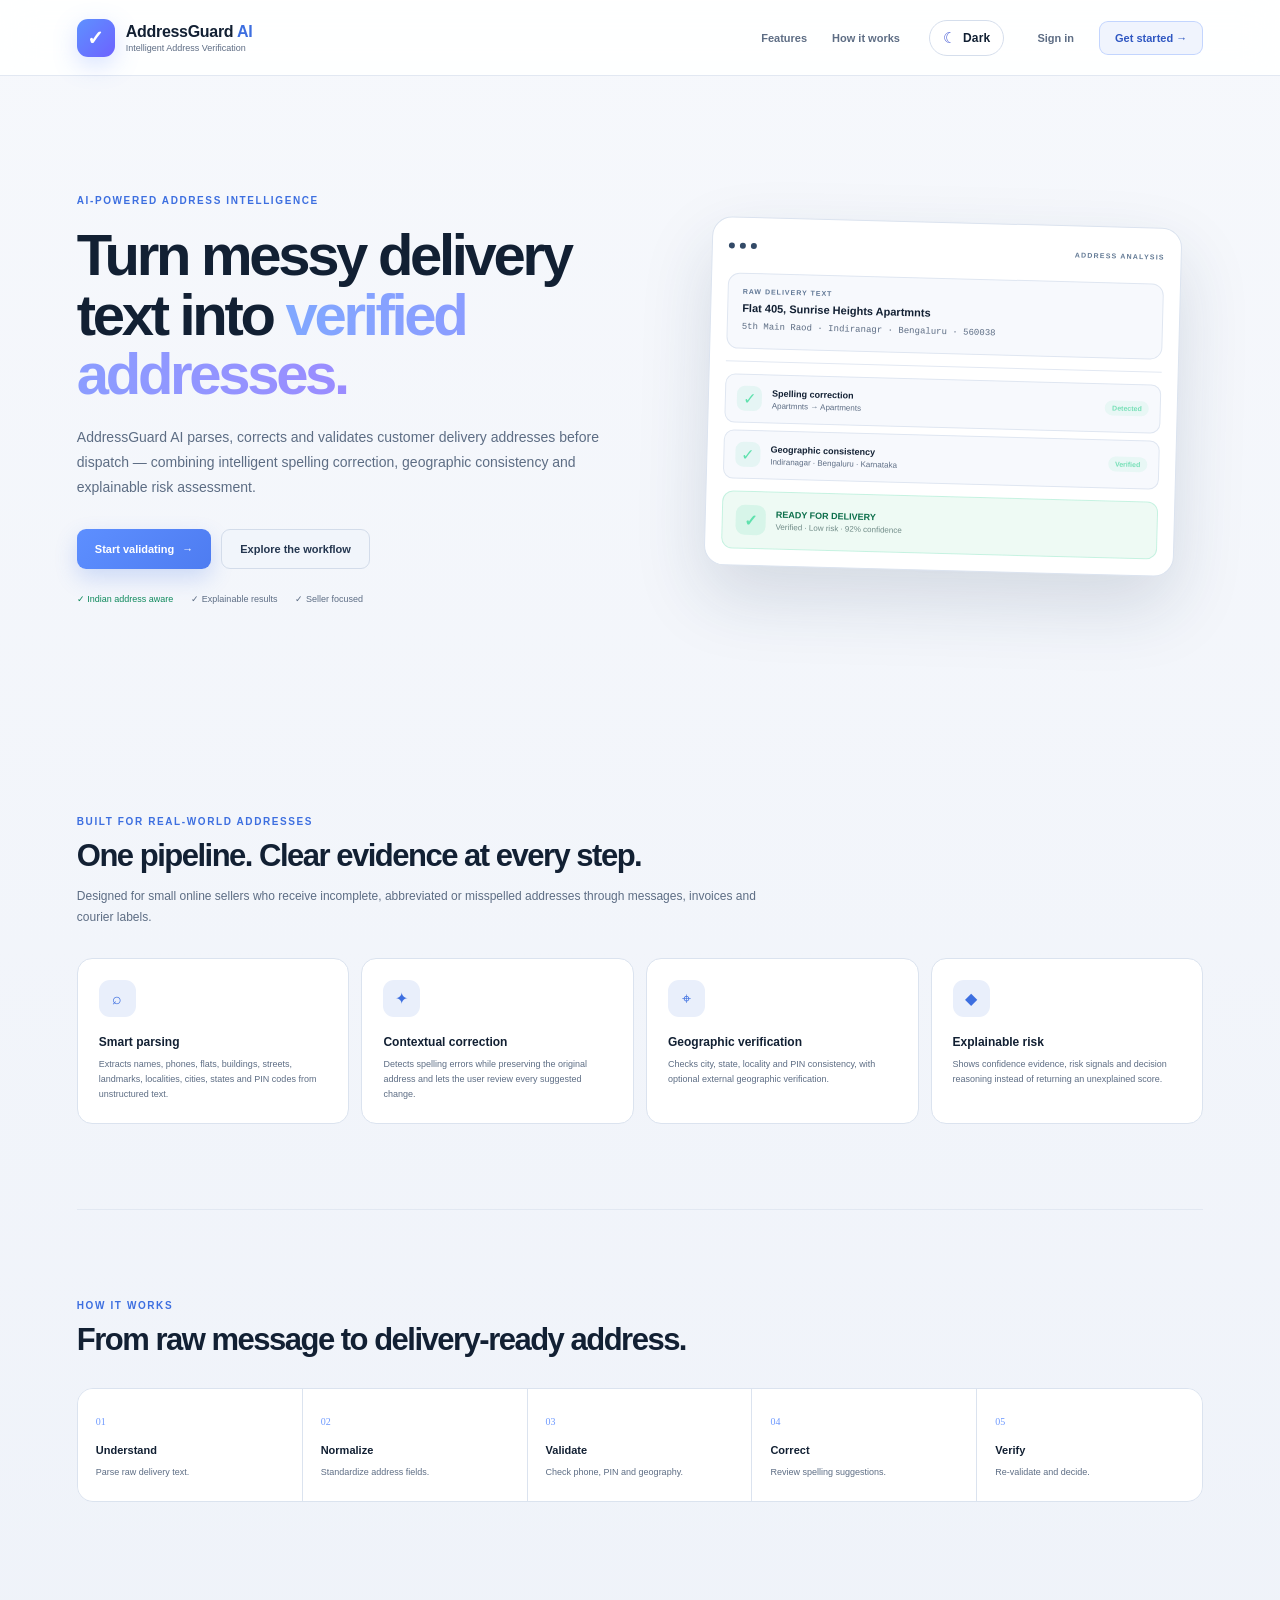
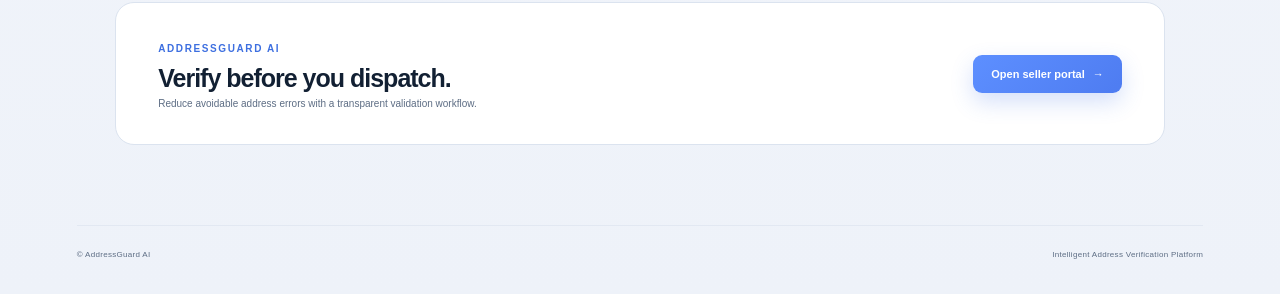
<file: templates/index.html>
<!doctype html>
<html lang="en">
<head>
  <meta charset="utf-8">
  <meta name="viewport" content="width=device-width,initial-scale=1">
  <meta name="description" content="AddressGuard AI — intelligent address validation, correction and geographic verification.">
  <title>AddressGuard AI — Intelligent Address Verification</title>
  <script>try{document.documentElement.dataset.theme=localStorage.getItem("ag-theme")||(matchMedia("(prefers-color-scheme: light)").matches?"light":"dark")}catch(e){document.documentElement.dataset.theme="dark"}</script>
  <link rel="stylesheet" href="/static/css/style.css?v=11">
</head>
<body class="landing-page">
<header class="landing-nav">
  <a class="brand-lockup brand-link" href="/">
    <div class="brand-logo">✓</div>
    <div><strong>AddressGuard <span>AI</span></strong><small>Intelligent Address Verification</small></div>
  </a>
  <nav>
    <a href="#features">Features</a>
    <a href="#workflow">How it works</a>
    <button id="themeToggle" class="theme-toggle" type="button" aria-label="Switch theme">☀</button>
    <a href="/login" class="landing-login">Sign in</a>
    <a href="/login" class="landing-cta">Get started <span>→</span></a>
  </nav>
</header>

<main>
  <section class="landing-hero">
    <div class="hero-content">
      <span class="eyebrow">AI-POWERED ADDRESS INTELLIGENCE</span>
      <h1>Turn messy delivery text into <span>verified addresses.</span></h1>
      <p class="hero-lead">AddressGuard AI parses, corrects and validates customer delivery addresses before dispatch — combining intelligent spelling correction, geographic consistency and explainable risk assessment.</p>
      <div class="hero-actions">
        <a class="primary-btn hero-btn" href="/login">Start validating <span>→</span></a>
        <a class="secondary-btn hero-btn" href="#workflow">Explore the workflow</a>
      </div>
      <div class="trust-row">
        <span>✓ Indian address aware</span>
        <span>✓ Explainable results</span>
        <span>✓ Seller focused</span>
      </div>
    </div>
    <div class="hero-visual">
      <div class="glow-orb"></div>
      <div class="verification-window">
        <div class="window-bar"><span></span><span></span><span></span><b>ADDRESS ANALYSIS</b></div>
        <div class="mock-address"><small>RAW DELIVERY TEXT</small><strong>Flat 405, Sunrise Heights Apartmnts</strong><p>5th Main Raod · Indiranagr · Bengaluru · 560038</p></div>
        <div class="mock-line"></div>
        <div class="mock-check"><i>✓</i><div><b>Spelling correction</b><small>Apartmnts → Apartments</small></div><em>Detected</em></div>
        <div class="mock-check"><i>✓</i><div><b>Geographic consistency</b><small>Indiranagar · Bengaluru · Karnataka</small></div><em>Verified</em></div>
        <div class="mock-final"><div>✓</div><span><b>READY FOR DELIVERY</b><small>Verified · Low risk · 92% confidence</small></span></div>
      </div>
    </div>
  </section>

  <section id="features" class="landing-section">
    <div class="section-intro"><span class="eyebrow">BUILT FOR REAL-WORLD ADDRESSES</span><h2>One pipeline. Clear evidence at every step.</h2><p>Designed for small online sellers who receive incomplete, abbreviated or misspelled addresses through messages, invoices and courier labels.</p></div>
    <div class="feature-cards">
      <article><div class="landing-icon">⌕</div><h3>Smart parsing</h3><p>Extracts names, phones, flats, buildings, streets, landmarks, localities, cities, states and PIN codes from unstructured text.</p></article>
      <article><div class="landing-icon">✦</div><h3>Contextual correction</h3><p>Detects spelling errors while preserving the original address and lets the user review every suggested change.</p></article>
      <article><div class="landing-icon">⌖</div><h3>Geographic verification</h3><p>Checks city, state, locality and PIN consistency, with optional external geographic verification.</p></article>
      <article><div class="landing-icon">◆</div><h3>Explainable risk</h3><p>Shows confidence evidence, risk signals and decision reasoning instead of returning an unexplained score.</p></article>
    </div>
  </section>

  <section id="workflow" class="landing-section workflow-section">
    <div class="section-intro"><span class="eyebrow">HOW IT WORKS</span><h2>From raw message to delivery-ready address.</h2></div>
    <div class="workflow">
      <div><span>01</span><b>Understand</b><small>Parse raw delivery text.</small></div>
      <div><span>02</span><b>Normalize</b><small>Standardize address fields.</small></div>
      <div><span>03</span><b>Validate</b><small>Check phone, PIN and geography.</small></div>
      <div><span>04</span><b>Correct</b><small>Review spelling suggestions.</small></div>
      <div><span>05</span><b>Verify</b><small>Re-validate and decide.</small></div>
    </div>
  </section>

  <section class="landing-cta-panel">
    <div><span class="eyebrow">ADDRESSGUARD AI</span><h2>Verify before you dispatch.</h2><p>Reduce avoidable address errors with a transparent validation workflow.</p></div>
    <a class="primary-btn hero-btn" href="/login">Open seller portal <span>→</span></a>
  </section>
</main>
<footer class="landing-footer"><span>© AddressGuard AI</span><span>Intelligent Address Verification Platform</span></footer>
<script src="/static/js/theme.js?v=11"></script>
</body>
</html>
</file>
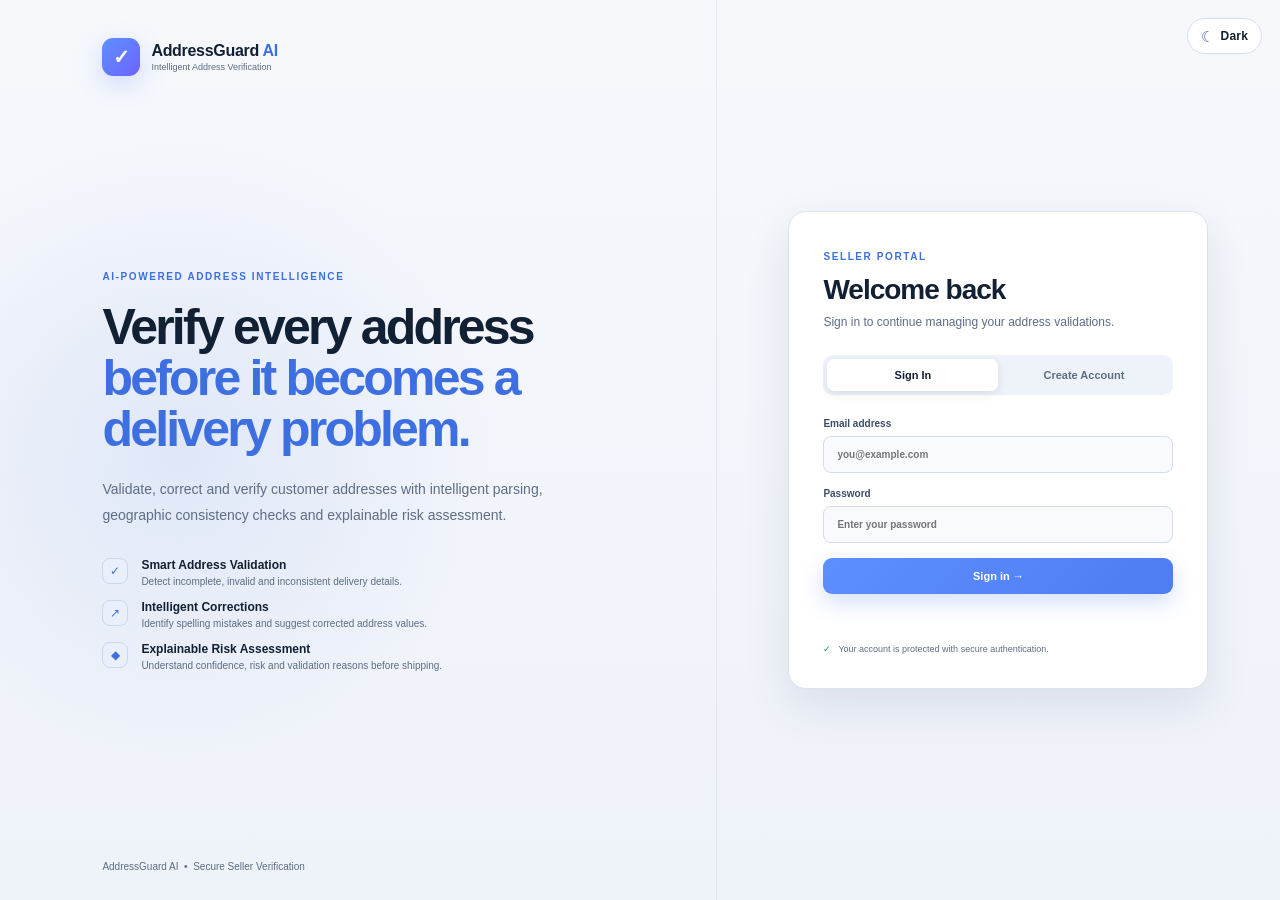
<file: templates/login.html>
<!doctype html>
<html lang="en">
<head>
  <meta charset="utf-8">
  <meta name="viewport" content="width=device-width,initial-scale=1">
  <title>AddressGuard AI — Login</title>
  <script>try{document.documentElement.dataset.theme=localStorage.getItem("ag-theme")||(matchMedia("(prefers-color-scheme: light)").matches?"light":"dark")}catch(e){document.documentElement.dataset.theme="dark"}</script>
  <link rel="stylesheet" href="/static/css/style.css?v=11">
</head>
<body class="auth-page">
  <button id="themeToggle" class="theme-toggle floating" type="button" aria-label="Switch theme">☀</button>
  <main class="auth-shell">
    <section class="auth-brand-panel">
      <div class="brand-lockup">
        <div class="brand-logo">✓</div>
        <div><strong>AddressGuard <span>AI</span></strong><small>Intelligent Address Verification</small></div>
      </div>
      <div class="hero-copy">
        <span class="eyebrow">AI-POWERED ADDRESS INTELLIGENCE</span>
        <h1>Verify every address<br><span>before it becomes a<br>delivery problem.</span></h1>
        <p>Validate, correct and verify customer addresses with intelligent parsing, geographic consistency checks and explainable risk assessment.</p>
        <div class="feature-list">
          <div class="feature"><span>✓</span><div><b>Smart Address Validation</b><small>Detect incomplete, invalid and inconsistent delivery details.</small></div></div>
          <div class="feature"><span>↗</span><div><b>Intelligent Corrections</b><small>Identify spelling mistakes and suggest corrected address values.</small></div></div>
          <div class="feature"><span>◆</span><div><b>Explainable Risk Assessment</b><small>Understand confidence, risk and validation reasons before shipping.</small></div></div>
        </div>
      </div>
      <div class="brand-footer">AddressGuard AI&nbsp;&nbsp;•&nbsp;&nbsp;Secure Seller Verification</div>
    </section>

    <section class="auth-form-panel">
      <div class="auth-card">
        <span class="eyebrow">SELLER PORTAL</span>
        <h2>Welcome back</h2>
        <p class="auth-subtitle">Sign in to continue managing your address validations.</p>
        <div class="auth-tabs">
          <button type="button" id="tabLogin" class="auth-tab active">Sign In</button>
          <button type="button" id="tabReg" class="auth-tab">Create Account</button>
        </div>

        <form id="loginForm" class="auth-form">
          <label>Email address<input type="email" id="loginEmail" placeholder="you@example.com" autocomplete="email" required></label>
          <label>Password<input type="password" id="loginPw" placeholder="Enter your password" autocomplete="current-password" required></label>
          <button class="primary-btn" type="submit">Sign in <span>→</span></button>
        </form>

        <form id="regForm" class="auth-form hidden">
          <label>Full name<input type="text" id="regName" placeholder="Your name" autocomplete="name" required></label>
          <label>Email address<input type="email" id="regEmail" placeholder="you@example.com" autocomplete="email" required></label>
          <label>Password<input type="password" id="regPw" placeholder="Create a password" autocomplete="new-password" required></label>
          <button class="primary-btn" type="submit">Create account <span>→</span></button>
        </form>

        <div id="authMsg" class="auth-message"></div>
        <div class="secure-note"><span>✓</span> Your account is protected with secure authentication.</div>
      </div>
    </section>
  </main>
  <script src="/static/js/theme.js?v=11"></script>
  <script src="/static/js/app.js?v=11"></script>
</body>
</html>
</file>
<file: static/css/style.css>
:root{
 --bg:#07101d;--bg2:#0b1526;--panel:#101d31;--panel2:#13233a;--line:#233650;
 --text:#f4f7ff;--muted:#91a1b8;--blue:#5b8cff;--blue2:#80a8ff;
 --green:#35d79a;--yellow:#f4c95d;--red:#f16b78;--purple:#8d79ff;
 --shadow:0 20px 55px rgba(0,0,0,.25);--radius:16px
}
*{box-sizing:border-box}
html{scroll-behavior:smooth}
body{margin:0;min-height:100vh;background:radial-gradient(circle at 15% 10%,rgba(46,91,190,.16),transparent 30%),linear-gradient(145deg,#06101d,#091525 55%,#07101d);color:var(--text);font-family:Inter,Segoe UI,Arial,sans-serif}
button,input,textarea{font:inherit}
button{cursor:pointer}
a{text-decoration:none;color:inherit}
.hidden{display:none!important}
.eyebrow{display:inline-block;font-size:10px;font-weight:800;letter-spacing:1.6px;text-transform:uppercase;color:#78a0ff}
.brand-lockup{display:flex;align-items:center;gap:11px}
.brand-logo{width:38px;height:38px;border-radius:11px;display:grid;place-items:center;background:linear-gradient(135deg,#5e91ff,#6d62ff);font-weight:900;font-size:20px;box-shadow:0 8px 25px rgba(91,140,255,.25)}
.brand-logo.small{width:34px;height:34px;font-size:17px}
.brand-lockup strong{font-size:16px;letter-spacing:-.3px}
.brand-lockup strong span{color:var(--blue2)}
.brand-lockup small{display:block;color:var(--muted);font-size:9px;margin-top:2px}

/* AUTH */
.auth-page{overflow:hidden}
.auth-shell{min-height:100vh;display:grid;grid-template-columns:56% 44%}
.auth-brand-panel{padding:38px 8vw 28px;display:flex;flex-direction:column;justify-content:space-between;border-right:1px solid rgba(255,255,255,.06);background:radial-gradient(circle at 25% 50%,rgba(42,82,178,.22),transparent 43%)}
.hero-copy{max-width:650px}
.hero-copy h1{font-size:50px;line-height:1.02;letter-spacing:-2.8px;margin:18px 0 22px}
.hero-copy h1 span{color:#6f9aff}
.hero-copy p{max-width:570px;color:#8fa1bd;font-size:14px;line-height:1.8;margin:0 0 30px}
.feature-list{display:grid;gap:13px}
.feature{display:flex;gap:13px;align-items:flex-start}
.feature>span{width:26px;height:26px;border:1px solid rgba(91,140,255,.3);border-radius:8px;display:grid;place-items:center;color:#78a0ff;background:rgba(31,60,125,.2);font-size:12px}
.feature b{display:block;font-size:12px;margin-bottom:4px}
.feature small{display:block;color:#788ba5;font-size:10px}
.brand-footer{color:#61728a;font-size:10px}
.auth-form-panel{display:grid;place-items:center;padding:35px}
.auth-card{width:min(420px,100%);padding:34px;border:1px solid rgba(145,170,210,.15);border-radius:18px;background:rgba(15,29,49,.88);box-shadow:var(--shadow)}
.auth-card h2{font-size:28px;margin:10px 0 7px;letter-spacing:-1px}
.auth-subtitle{color:var(--muted);font-size:12px;line-height:1.6;margin:0 0 22px}
.auth-tabs{display:grid;grid-template-columns:1fr 1fr;background:#091426;padding:4px;border-radius:10px;margin-bottom:23px}
.auth-tab{border:0;background:transparent;color:#8294ad;padding:10px;border-radius:7px;font-size:11px;font-weight:700}
.auth-tab.active{background:#243b69;color:#fff;box-shadow:0 4px 12px rgba(0,0,0,.2)}
.auth-form{display:grid;gap:15px}
.auth-form label{display:grid;gap:7px;color:#aebbd0;font-size:10px;font-weight:700}
.auth-form input{width:100%;border:1px solid #2a3c57;background:#182942;color:#fff;border-radius:8px;padding:12px 13px;outline:none}
.auth-form input:focus{border-color:#668fff;box-shadow:0 0 0 3px rgba(91,140,255,.12)}
.primary-btn,.secondary-btn{border:0;border-radius:9px;padding:12px 16px;font-size:11px;font-weight:800;transition:.18s}
.primary-btn{background:linear-gradient(135deg,#5d8fff,#4e7cf1);color:#fff;box-shadow:0 9px 22px rgba(66,112,230,.22)}
.primary-btn:hover{transform:translateY(-1px);filter:brightness(1.05)}
.secondary-btn{background:#16253a;color:#c9d5e7;border:1px solid #2a3d59}
.secondary-btn:hover{background:#1b2e49}
.auth-message{min-height:20px;color:#f07b84;font-size:11px;margin-top:12px}
.secure-note{margin-top:18px;color:#72859e;font-size:9px;display:flex;align-items:center;gap:7px}
.secure-note span{color:var(--green)}

/* DASHBOARD */
.dashboard-page{background:linear-gradient(180deg,#07111f,#091524)}
.topbar{height:68px;position:sticky;top:0;z-index:20;display:flex;justify-content:space-between;align-items:center;padding:0 4vw;border-bottom:1px solid rgba(255,255,255,.06);background:rgba(7,16,29,.92);backdrop-filter:blur(16px)}
.brand-link{cursor:pointer}
.topnav{display:flex;gap:5px}
.navlink{border:0;background:transparent;color:#91a1b8;padding:9px 12px;border-radius:8px;font-size:11px;font-weight:700}
.navlink:hover,.navlink.active{color:#fff;background:#152844}
.danger-link:hover{color:#ff9aa4}
.dash-main{width:min(1180px,92%);margin:0 auto;padding:38px 0 70px}
.dashboard-head{display:flex;justify-content:space-between;align-items:flex-end;gap:20px;margin-bottom:25px}
.dashboard-head h1{font-size:31px;margin:7px 0 5px;letter-spacing:-1.2px}
.dashboard-head p{color:var(--muted);font-size:12px;margin:0}
.online-pill{border:1px solid rgba(53,215,154,.18);background:rgba(53,215,154,.06);color:#8ce7c1;border-radius:30px;padding:8px 12px;font-size:10px;font-weight:700}
.online-pill span{display:inline-block;width:6px;height:6px;border-radius:50%;background:var(--green);margin-right:6px;box-shadow:0 0 10px var(--green)}
.stats-grid{display:grid;grid-template-columns:repeat(4,1fr);gap:12px;margin-bottom:15px}
.stat-box,.score-card{border:1px solid var(--line);background:linear-gradient(145deg,#102038,#0e1a2c);border-radius:14px;padding:18px;display:flex;justify-content:space-between;align-items:center}
.stat-box .num{display:block;font-size:23px;font-weight:800;letter-spacing:-1px}
.stat-box .lbl{display:block;color:var(--muted);font-size:9px;margin-top:4px}
.stat-icon,.score-icon{width:34px;height:34px;border-radius:10px;display:grid;place-items:center;background:#192c49;color:#82a7ff;font-weight:800}
.stat-icon.green,.score-icon.green{color:var(--green);background:rgba(53,215,154,.08)}
.stat-icon.yellow,.score-icon.yellow{color:var(--yellow);background:rgba(244,201,93,.08)}
.card{border:1px solid var(--line);background:linear-gradient(145deg,#101e32,#0e1a2b);border-radius:var(--radius);padding:21px;box-shadow:0 10px 35px rgba(0,0,0,.10);margin-bottom:15px}
.card-title-row{display:flex;gap:12px;align-items:flex-start;margin-bottom:17px}
.section-icon{width:34px;height:34px;flex:0 0 34px;display:grid;place-items:center;border-radius:10px;background:#182d4b;color:#7fa6ff;font-weight:800}
.section-icon.purple{color:#a18eff;background:rgba(141,121,255,.10)}
.section-icon.gold{color:var(--yellow);background:rgba(244,201,93,.09)}
.section-icon.green{color:var(--green);background:rgba(53,215,154,.08)}
.card h2{font-size:14px;margin:2px 0 4px}
.card-title-row p{color:var(--muted);font-size:10px;margin:0;line-height:1.5}
.address-input{width:100%;min-height:165px;resize:vertical;border:1px solid #263b59;background:#081526;color:#eaf1ff;border-radius:11px;padding:15px;font:12px/1.65 Consolas,monospace;outline:none}
.address-input:focus{border-color:#557ed3;box-shadow:0 0 0 3px rgba(91,140,255,.08)}
.input-actions{display:flex;align-items:center;gap:9px;margin-top:12px;flex-wrap:wrap}
.input-hint{color:#61748d;font-size:9px;margin-left:auto}
.section-heading{display:flex;align-items:end;justify-content:space-between;margin:28px 0 13px}
.section-heading h2{font-size:19px;margin:5px 0 0}
.result-id{font:10px Consolas,monospace;color:#63758e}
.score-grid{display:grid;grid-template-columns:repeat(3,1fr);gap:12px;margin-bottom:12px}
.score-card{justify-content:flex-start;gap:12px}
.score-card small{display:block;color:var(--muted);font-size:9px;margin-bottom:4px}
.score-card strong{font-size:20px}
.badge{font-size:10px!important;letter-spacing:.2px}
.good,.check-good{color:var(--green)!important}
.warning,.check-warn{color:var(--yellow)!important}
.danger,.check-bad{color:var(--red)!important}
.neutral{color:#aebbd0!important}
.quick-grid{display:grid;grid-template-columns:repeat(5,1fr);gap:8px;margin-bottom:15px}
.quick-check{border:1px solid #20334e;background:#0d1a2c;border-radius:10px;padding:11px}
.q-top{font-size:10px;font-weight:700;display:flex;align-items:center;gap:7px}
.q-dot{width:7px;height:7px;border-radius:50%;background:var(--green)}
.q-dot.warn{background:var(--yellow)}.q-dot.bad{background:var(--red)}
.quick-check small{display:block;margin:7px 0 0 14px;font-size:9px}
.two-col{display:grid;grid-template-columns:1fr 1fr;gap:15px}
.parsed-grid{display:grid;grid-template-columns:1fr 1fr;gap:8px}
.field-card{padding:10px;border:1px solid #1f324b;background:#0c192a;border-radius:9px}
.field-card span{display:block;color:#73869f;font-size:8px;text-transform:uppercase;letter-spacing:.6px;margin-bottom:4px}
.field-card strong{display:block;font-size:10px;line-height:1.4;word-break:break-word}
.field-card.full{grid-column:1/-1}
.details-list{display:grid;gap:7px}
.detail-row{display:flex;justify-content:space-between;gap:10px;padding:9px 10px;background:#0c192a;border:1px solid #1f324b;border-radius:8px}
.detail-name{font-size:10px;color:#aebbd0}.detail-value{font-size:9px;font-weight:800}
.geo-box{margin-top:10px;padding:10px;border-radius:8px;background:#0d1a2b;border:1px solid #243751;color:#8799b0;font-size:9px;line-height:1.6}
.pipeline-grid{display:grid;grid-template-columns:repeat(2,1fr);gap:8px}
.pipeline-stage{padding:11px;border:1px solid #1f324b;background:#0c192a;border-radius:9px}
.pipeline-top{display:flex;justify-content:space-between;gap:10px;align-items:center}
.pipeline-top strong{font-size:9px}.pipeline-stage p{font-size:9px;color:#72859d;line-height:1.5;margin:7px 0 0}
.stage-status{font-size:8px;font-weight:800;padding:4px 6px;border-radius:5px}
.stage-completed{color:var(--green);background:rgba(53,215,154,.08)}.stage-failed{color:var(--red);background:rgba(241,107,120,.08)}.stage-warning{color:var(--yellow);background:rgba(244,201,93,.08)}.stage-info{color:var(--blue2);background:rgba(91,140,255,.08)}
.summary-row{display:flex;gap:7px;flex-wrap:wrap;margin:-4px 0 13px}
.summary-chip{font-size:9px;padding:6px 8px;border-radius:20px;background:#182941;color:#9eb0c8}
.corrections-list{display:grid;gap:9px}
.correction-card{border:1px solid #263a57;background:#0b1829;border-radius:11px;padding:13px}
.correction-card.selected-accept{border:2px solid var(--green);background:rgba(53,215,154,.10)}
.correction-card.selected-reject{border:2px solid var(--red);background:rgba(241,107,120,.10)}
/* The chosen button is filled, so the decision is visible at a glance. */
.correction-card.selected-accept [data-action="accept"]{background:var(--green);border-color:var(--green);color:#fff}
.correction-card.selected-reject [data-action="reject"]{background:var(--red);border-color:var(--red);color:#fff}
.correction-top{display:flex;justify-content:space-between}.correction-field{font-size:10px;text-transform:capitalize}.correction-confidence{font-size:8px;color:#7d91aa}
.correction-values{display:grid;grid-template-columns:1fr 28px 1fr;gap:8px;align-items:center;margin:10px 0}
.correction-value{padding:9px;border-radius:8px;background:#101f33}.correction-value span{display:block;color:#6f839d;font-size:8px;margin-bottom:4px}.correction-value strong{font-size:10px;word-break:break-word}
.correction-value.suggested{border:1px solid rgba(91,140,255,.25)}.arrow{text-align:center;color:#759cff}
.correction-reason{color:#74879f;font-size:9px;line-height:1.5}.correction-actions{display:flex;gap:6px;margin-top:10px}.correction-actions button{padding:7px 9px}
.decision-toolbar{display:flex;gap:8px;justify-content:flex-end;margin-top:14px;flex-wrap:wrap}
.explain-grid{display:grid;gap:9px}
.explain-card{border:1px solid #1f324b;background:#0b1829;border-radius:9px;padding:11px}
.explain-title{font-size:10px;font-weight:800;margin-bottom:7px}.explain-icon{color:#7fa6ff;margin-right:5px}
.explain-list{display:grid;gap:5px}.explain-line{font-size:9px;line-height:1.5;color:#aab8cb}.explain-line:before{content:"•";margin-right:7px;color:#5f8fff}.explain-line.bad{color:#e8a0a6}.explain-line.good{color:#9be6c6}
.geo-pill-row{display:flex;gap:5px;flex-wrap:wrap}.geo-pill{font-size:8px;padding:5px 7px;border-radius:20px;background:#18283e;color:#9eb0c7}.geo-pill.good{background:rgba(53,215,154,.08)}.geo-pill.bad{background:rgba(241,107,120,.08)}
.report-grid{display:grid;grid-template-columns:1fr 1fr;gap:8px}.report-link{padding:12px;background:#0c192a;border:1px solid #1f324b;border-radius:9px;font-size:10px;color:#b8c7da}.report-link:hover{border-color:#557ed3;color:#fff}.report-link span{margin-right:7px;color:#7fa6ff}
.final-card{position:relative;overflow:hidden;border:1px solid rgba(53,215,154,.28);background:linear-gradient(145deg,rgba(17,54,53,.55),#0d1e2c);border-radius:18px;padding:24px;margin:15px 0;box-shadow:0 15px 40px rgba(0,0,0,.18)}
.final-ribbon{position:absolute;right:18px;top:18px;color:#7de5bc;background:rgba(53,215,154,.09);border:1px solid rgba(53,215,154,.16);border-radius:20px;padding:6px 9px;font-size:8px;font-weight:800}
.final-title{display:flex;gap:13px;align-items:center;margin-bottom:20px}.final-icon{width:42px;height:42px;border-radius:13px;display:grid;place-items:center;background:rgba(53,215,154,.12);color:var(--green);font-size:20px}
.final-title h2{margin:5px 0 4px;font-size:18px}.final-title p{color:#7e92aa;font-size:9px;margin:0}
.final-address-grid{display:grid;grid-template-columns:1fr 1fr;gap:12px}.final-address-grid>div{background:#091727;border:1px solid #1d3a4a;border-radius:10px;padding:13px}.final-address-grid label{display:block;text-transform:uppercase;letter-spacing:.7px;color:#70849b;font-size:8px;margin-bottom:8px}.final-address-value{font-size:10px;line-height:1.7;color:#c6d2e2}.final-address-value.verified{color:#bff1dc}.final-status{margin-top:12px;padding:9px;border-radius:8px;background:rgba(53,215,154,.06);color:#89dfbd;font-size:9px}.final-status.review{color:#f0cb75;background:rgba(244,201,93,.06)}
.history-item{display:flex;justify-content:space-between;gap:20px;padding:13px 0;border-bottom:1px solid #1c2c43}.history-item:last-child{border-bottom:0}.history-item strong{display:block;font:10px Consolas;color:#88a9e8}.h-addr{display:block;color:#8b9db4;font-size:9px;margin-top:5px}.history-right{text-align:right;color:#b9c7da;font-size:10px}.evaluation-card{margin-top:15px}.loading-state,.eval-empty{padding:20px;color:#71849d;font-size:10px}.eval-metrics{display:grid;grid-template-columns:repeat(7,1fr);gap:7px}.eval-metric{background:#0c192a;border:1px solid #1f324b;border-radius:9px;padding:10px;text-align:center}.eval-metric strong{display:block;font-size:13px}.eval-metric small{display:block;color:#72859d;font-size:8px;margin-top:4px}.eval-grid{display:grid;grid-template-columns:1.3fr 1fr;gap:12px;margin-top:12px}.eval-panel{background:#0c192a;border:1px solid #1f324b;border-radius:10px;padding:12px}.eval-panel h3{font-size:10px;margin:0 0 10px}.data-table{width:100%;border-collapse:collapse;font-size:8px}.data-table th,.data-table td{border-bottom:1px solid #20324b;padding:7px;text-align:left}.baseline-row{display:flex;justify-content:space-between;padding:9px 0;border-bottom:1px solid #1f3048;font-size:9px;color:#8ea0b7}.baseline-row strong{color:#dbe5f5}.eval-note{display:block;color:#667b94;font-size:8px;line-height:1.5;margin-top:9px}

@media(max-width:900px){
 .auth-shell{grid-template-columns:1fr}.auth-brand-panel{display:none}.auth-form-panel{min-height:100vh}
 .two-col,.final-address-grid,.eval-grid{grid-template-columns:1fr}.stats-grid{grid-template-columns:1fr 1fr}.quick-grid{grid-template-columns:1fr 1fr}.pipeline-grid{grid-template-columns:1fr}.eval-metrics{grid-template-columns:repeat(3,1fr)}
}
@media(max-width:620px){
 .topbar{padding:0 15px}.topnav{gap:0}.navlink{padding:8px}.dash-main{width:94%;padding-top:25px}.dashboard-head{align-items:flex-start;flex-direction:column}.stats-grid,.score-grid{grid-template-columns:1fr}.parsed-grid{grid-template-columns:1fr}.field-card.full{grid-column:auto}.correction-values{grid-template-columns:1fr}.arrow{display:none}.auth-card{padding:25px}.hero-copy h1{font-size:40px}
}


/* =========================
   PROFESSIONAL LANDING PAGE
========================= */
.landing-page{background:#06101c;overflow-x:hidden}
.landing-nav{height:76px;display:flex;align-items:center;justify-content:space-between;padding:0 6vw;border-bottom:1px solid rgba(255,255,255,.06);background:rgba(6,16,28,.78);backdrop-filter:blur(18px);position:sticky;top:0;z-index:50}
.landing-nav nav{display:flex;align-items:center;gap:25px}
.landing-nav nav>a{font-size:11px;color:#91a3ba;font-weight:700;transition:.2s}
.landing-nav nav>a:hover{color:#fff}
.landing-login{margin-left:8px}
.landing-cta{padding:10px 15px;border:1px solid rgba(111,154,255,.35);background:rgba(91,140,255,.10);border-radius:9px;color:#dce7ff!important}
.landing-hero{width:min(1180px,88%);min-height:650px;margin:0 auto;display:grid;grid-template-columns:1.03fr .97fr;align-items:center;gap:55px;padding:72px 0 80px;position:relative}
.hero-content{position:relative;z-index:2}
.hero-content h1{font-size:58px;line-height:1.02;letter-spacing:-3.3px;max-width:690px;margin:17px 0 22px}
.hero-content h1 span{background:linear-gradient(100deg,#80a8ff,#9b8cff);-webkit-background-clip:text;background-clip:text;color:transparent}
.hero-lead{max-width:620px;color:#8fa1b9;font-size:14px;line-height:1.8}
.hero-actions{display:flex;gap:10px;margin-top:28px;flex-wrap:wrap}
.hero-btn{display:inline-flex;align-items:center;gap:8px;padding:13px 18px!important}
.trust-row{display:flex;gap:18px;flex-wrap:wrap;margin-top:25px;color:#71859f;font-size:9px}
.trust-row span:first-child{color:#8ddfbd}
.hero-visual{position:relative;min-height:440px;display:grid;place-items:center}
.glow-orb{position:absolute;width:360px;height:360px;border-radius:50%;background:radial-gradient(circle,rgba(83,118,255,.27),rgba(83,118,255,.05) 45%,transparent 70%);filter:blur(4px)}
.verification-window{width:min(470px,100%);position:relative;z-index:2;border:1px solid rgba(134,164,215,.18);border-radius:20px;background:linear-gradient(145deg,rgba(19,35,58,.96),rgba(9,20,34,.96));box-shadow:0 30px 90px rgba(0,0,0,.4);padding:16px;transform:rotate(1.5deg)}
.window-bar{height:25px;display:flex;align-items:center;gap:5px;border-bottom:1px solid rgba(255,255,255,.06);margin-bottom:14px}
.window-bar>span{width:6px;height:6px;border-radius:50%;background:#334a67}
.window-bar b{font-size:7px;letter-spacing:1.2px;color:#627994;margin-left:auto}
.mock-address{padding:14px;border-radius:12px;background:#091728;border:1px solid #1e344f}
.mock-address small{display:block;color:#607795;font-size:7px;letter-spacing:1px;font-weight:800;margin-bottom:7px}
.mock-address strong{display:block;font-size:11px;color:#e4ecfb}
.mock-address p{font:9px/1.6 Consolas,monospace;color:#7f94af;margin:6px 0 0}
.mock-line{height:1px;background:#1e324b;margin:12px 0}
.mock-check{display:flex;align-items:center;gap:10px;padding:11px;border:1px solid #1e334d;background:#0b192b;border-radius:10px;margin-top:7px}
.mock-check i{width:25px;height:25px;border-radius:8px;display:grid;place-items:center;background:rgba(53,215,154,.09);color:#5ee1ad;font-style:normal}
.mock-check div{flex:1}.mock-check b{display:block;font-size:9px}.mock-check small{color:#71859e;font-size:8px;display:block;margin-top:3px}
.mock-check em{font-style:normal;color:#75dfb6;background:rgba(53,215,154,.08);border-radius:12px;padding:4px 7px;font-size:7px;font-weight:800}
.mock-final{display:flex;align-items:center;gap:10px;margin-top:12px;padding:13px;border:1px solid rgba(53,215,154,.22);background:rgba(53,215,154,.05);border-radius:11px}
.mock-final>div{width:30px;height:30px;border-radius:9px;display:grid;place-items:center;background:rgba(53,215,154,.12);color:#5ee1ad;font-weight:900}
.mock-final b{font-size:9px;color:#a9edd2;display:block}.mock-final small{display:block;color:#708b87;font-size:8px;margin-top:3px}
.landing-section{width:min(1180px,88%);margin:0 auto;padding:85px 0}
.section-intro{max-width:680px;margin-bottom:30px}.section-intro h2{font-size:31px;letter-spacing:-1.5px;margin:9px 0}.section-intro p{color:#8194ad;font-size:12px;line-height:1.75}
.feature-cards{display:grid;grid-template-columns:repeat(4,1fr);gap:12px}
.feature-cards article{padding:21px;border:1px solid #1b3049;background:linear-gradient(145deg,#0d1c30,#0a1727);border-radius:15px;transition:.2s}
.feature-cards article:hover{transform:translateY(-3px);border-color:#2d4d76}
.landing-icon{width:37px;height:37px;display:grid;place-items:center;border-radius:11px;background:rgba(91,140,255,.10);color:#80a8ff;font-size:16px;margin-bottom:18px}
.feature-cards h3{font-size:12px;margin:0 0 8px}.feature-cards p{color:#72859e;font-size:9px;line-height:1.65;margin:0}
.workflow-section{border-top:1px solid rgba(255,255,255,.05)}
.workflow{display:grid;grid-template-columns:repeat(5,1fr);border:1px solid #1b3049;border-radius:16px;overflow:hidden}
.workflow>div{padding:22px 18px;background:#0b192b;border-right:1px solid #1b3049}.workflow>div:last-child{border-right:0}
.workflow span{color:#6f9aff;font:10px Consolas}.workflow b{display:block;font-size:11px;margin:15px 0 5px}.workflow small{color:#72859e;font-size:9px;line-height:1.5}
.landing-cta-panel{width:min(1080px,82%);margin:15px auto 80px;padding:35px 42px;display:flex;align-items:center;justify-content:space-between;gap:20px;border:1px solid rgba(91,140,255,.18);border-radius:19px;background:radial-gradient(circle at 15% 50%,rgba(76,112,220,.16),transparent 42%),#0b192b}
.landing-cta-panel h2{font-size:25px;margin:8px 0 5px;letter-spacing:-1px}.landing-cta-panel p{color:#758aa3;font-size:10px;margin:0}
.landing-footer{width:min(1180px,88%);margin:0 auto;padding:24px 0 35px;border-top:1px solid rgba(255,255,255,.05);display:flex;justify-content:space-between;color:#596e88;font-size:8px;letter-spacing:.3px}

/* Logged-in identity / profile */
.profile-wrap{position:relative}
.profile-btn{display:flex;align-items:center;gap:8px;border:1px solid #223854;background:#0d1b2d;color:#fff;border-radius:11px;padding:6px 9px 6px 6px;min-width:150px;text-align:left}
.profile-btn:hover,.profile-btn[aria-expanded="true"]{border-color:#3b5f8e;background:#12243b}
.user-avatar{width:29px;height:29px;border-radius:9px;display:grid;place-items:center;background:linear-gradient(135deg,#5d8fff,#7566ef);color:#fff;font-size:10px;font-weight:900;box-shadow:0 5px 16px rgba(77,112,230,.22)}
.user-avatar.large{width:38px;height:38px;border-radius:11px;font-size:13px}
.profile-copy{min-width:0;flex:1}.profile-copy small{display:block;color:#657a95;font-size:7px;margin-bottom:2px}.profile-copy strong{display:block;font-size:9px;white-space:nowrap;overflow:hidden;text-overflow:ellipsis;max-width:100px}
.profile-chevron{color:#71859e;font-size:12px}
.profile-menu{position:absolute;right:0;top:calc(100% + 10px);width:245px;padding:12px;border:1px solid #243b58;background:#0d1b2d;border-radius:14px;box-shadow:0 25px 55px rgba(0,0,0,.35);z-index:100}
.profile-menu-head{display:flex;gap:10px;align-items:center;padding:6px 4px 13px;border-bottom:1px solid #1c3048}
.profile-menu-head strong{display:block;font-size:10px}.profile-menu-head small{display:block;color:#71859e;font-size:8px;margin-top:3px;max-width:170px;overflow:hidden;text-overflow:ellipsis}
.profile-stat{display:flex;justify-content:space-between;padding:11px 4px;color:#70849d;font-size:8px}.profile-stat b{color:#78dcae}
.profile-logout{width:100%;border:1px solid rgba(241,107,120,.2);background:rgba(241,107,120,.05);color:#f29aa2;border-radius:8px;padding:9px;font-size:9px;font-weight:800}
.profile-logout:hover{background:rgba(241,107,120,.10)}
.profile-secondary{width:100%;margin-bottom:8px;border:1px solid var(--line);background:transparent;color:var(--text);border-radius:8px;padding:9px;font-size:10px;font-weight:800}
.profile-secondary:hover{border-color:var(--blue)}
.change-pw{display:grid;gap:7px;margin-bottom:10px}
.change-pw input{width:100%;padding:8px 10px;border:1px solid var(--line);border-radius:8px;background:var(--panel2);color:var(--text);font-size:11px}
.change-pw .primary-btn{padding:8px;font-size:11px}
.change-pw-msg{font-size:10px;min-height:12px}
.change-pw-msg.ok{color:var(--green)}
.change-pw-msg.bad{color:var(--red)}
.dashboard-head h1 span{color:#7fa5ff}
.card,.stat-box,.score-card{transition:border-color .2s,transform .2s}
.card:hover{border-color:#2b4565}
.input-card{background:radial-gradient(circle at 100% 0,rgba(82,120,220,.08),transparent 35%),linear-gradient(145deg,#101f34,#0e1a2b)}
.final-card{box-shadow:0 20px 60px rgba(26,185,125,.08)}

@media(max-width:1050px){
 .landing-hero{grid-template-columns:1fr;gap:15px}.hero-content{padding-top:25px}.hero-visual{min-height:390px}.feature-cards{grid-template-columns:1fr 1fr}.workflow{grid-template-columns:1fr 1fr}.workflow>div:nth-child(2){border-right:0}.workflow>div{border-bottom:1px solid #1b3049}.workflow>div:last-child{border-bottom:0}
}
@media(max-width:760px){
 .landing-nav{padding:0 20px}.landing-nav nav>a:not(.landing-login):not(.landing-cta){display:none}.landing-hero,.landing-section{width:92%}.hero-content h1{font-size:43px}.landing-cta-panel{width:92%;padding:28px;flex-direction:column;align-items:flex-start}.landing-footer{width:92%;gap:10px;flex-direction:column}
 .profile-btn{min-width:auto}.profile-copy,.profile-chevron{display:none}.topnav{align-items:center}.navlink{font-size:9px}
}


.delivery-location-card{display:grid;grid-template-columns:1fr 190px;gap:22px;align-items:center;margin-top:18px;padding:20px;border:1px solid rgba(53,215,154,.22);border-radius:16px;background:rgba(8,24,34,.58)}
.delivery-copy h3{margin:5px 0 6px;font-size:18px}.delivery-copy p{margin:0 0 12px;color:#9fb0c6;font-size:11px;line-height:1.6}.delivery-status{font-size:10px;color:#9fb0c6;margin-bottom:12px}.delivery-map-btn{display:inline-flex;text-decoration:none;align-items:center;justify-content:center;width:max-content}.delivery-qr-wrap{display:flex;align-items:center;justify-content:center;min-height:170px}.delivery-qr{width:170px;height:170px;background:#fff;padding:8px;border-radius:12px;object-fit:contain}.qr-placeholder{font-size:10px;color:#8090a5;text-align:center}.hidden{display:none!important}
@media(max-width:760px){.delivery-location-card{grid-template-columns:1fr}.delivery-qr-wrap{justify-content:flex-start}}

/* =========================
   DECISION LABELS, MESSAGES, CORRECTIONS
========================= */
:root{--orange:#ff9f5a}
html[data-theme="light"]{--orange:#c25e12}
.alert{color:var(--orange)!important}
.stats-grid{grid-template-columns:repeat(auto-fit,minmax(165px,1fr))}
.stat-icon.orange{color:var(--orange);background:rgba(255,159,90,.10)}
.stat-icon.red{color:var(--red);background:rgba(241,107,120,.09)}
.stat-icon.purple{color:var(--purple);background:rgba(141,121,255,.10)}
.bulk-file{flex:1 1 220px;min-width:0;color:var(--muted);font-size:12px}
.bulk-file::file-selector-button{margin-right:10px;padding:9px 14px;border:1px solid var(--line);border-radius:10px;background:var(--panel2);color:var(--text);font-weight:700;cursor:pointer}
#bulkResult{margin-top:14px;display:flex;flex-wrap:wrap;align-items:center;gap:12px;justify-content:space-between}
#bulkResult.hidden{display:none}
.bulk-summary{display:flex;flex-wrap:wrap;align-items:center;gap:8px;font-size:13px}
.stat-icon.blue{color:#82a7ff}
.input-message{margin-top:12px;padding:10px 12px;border-radius:9px;font-size:11px;line-height:1.5;border:1px solid}
.input-message.input{color:#f3b25f;background:rgba(244,201,93,.07);border-color:rgba(244,201,93,.25)}
.input-message.technical{color:#f29aa2;background:rgba(241,107,120,.07);border-color:rgba(241,107,120,.28)}
.input-message.info{color:#9ab8ff;background:rgba(91,140,255,.07);border-color:rgba(91,140,255,.25)}
.submitted-card{display:grid;grid-template-columns:1.4fr 1fr;gap:12px;margin-bottom:12px;padding:14px;border:1px solid var(--line);border-radius:14px;background:linear-gradient(145deg,#102038,#0e1a2c)}
.submitted-card label{display:block;color:var(--muted);font-size:8px;text-transform:uppercase;letter-spacing:.7px;margin-bottom:6px}
.submitted-address{font:11px/1.6 Consolas,monospace;color:#d6e0ef;white-space:pre-wrap;word-break:break-word}
.decision-meaning{font-size:11px;line-height:1.6;color:#b9c7da}
.correction-input{width:100%;margin-top:2px;border:1px solid #2a3d59;background:#0b1829;color:var(--text);border-radius:7px;padding:7px 8px;font-size:11px;font-weight:700;outline:none}
.correction-input:focus{border-color:#557ed3;box-shadow:0 0 0 3px rgba(91,140,255,.12)}
label.correction-value{display:block;cursor:text}
.explain-line.info{color:#9fb0c6}
@media(max-width:760px){.submitted-card{grid-template-columns:1fr}}
[data-theme="light"] .submitted-card{background:#fff;box-shadow:0 6px 22px rgba(30,52,90,.06)}
[data-theme="light"] .submitted-address{color:#24364f}
[data-theme="light"] .decision-meaning{color:#3b4d66}
[data-theme="light"] .correction-input{background:#fff;border-color:#cfd9e8;color:#122033}
[data-theme="light"] .explain-line.info{color:#4f6078}
[data-theme="light"] .input-message.input{color:#8a5a00;background:#fff8e6;border-color:#f1d9a0}
[data-theme="light"] .input-message.technical{color:#b8323f;background:#fff0f1;border-color:#f3c2c7}
[data-theme="light"] .input-message.info{color:#2f57c2;background:#eef3ff;border-color:#c9d7fb}

/* =========================
   THEME TOGGLE
========================= */
.theme-toggle{height:36px;flex:0 0 auto;display:inline-flex;align-items:center;gap:7px;padding:0 13px;border:1px solid #223854;background:#0d1b2d;color:#f4c95d;border-radius:999px;font-size:15px;line-height:1;transition:.18s}
.theme-label{font-size:12px;font-weight:700;letter-spacing:.2px;color:var(--text)}
@media(max-width:620px){.theme-label{display:none}.theme-toggle{width:36px;padding:0;justify-content:center}}
.theme-toggle:hover{border-color:#3b5f8e;transform:translateY(-1px)}
.theme-toggle.floating{position:fixed;top:18px;right:18px;z-index:60}
.topnav{align-items:center}
.landing-nav .theme-toggle{margin-left:4px}

/* =========================
   HISTORY PAGE
========================= */
.dashboard-head .primary-btn{display:inline-flex;align-items:center;white-space:nowrap}
.history-toolbar{display:flex;gap:10px;align-items:center;flex-wrap:wrap;margin-bottom:14px}
.history-search,.history-filter{border:1px solid #263b59;background:#081526;color:var(--text);border-radius:9px;padding:10px 12px;font-size:11px;outline:none}
.history-search{flex:1 1 260px;min-width:0}
.history-search:focus,.history-filter:focus{border-color:#557ed3;box-shadow:0 0 0 3px rgba(91,140,255,.10)}
.history-count{margin-left:auto;color:var(--muted);font-size:10px}
.table-wrap{overflow-x:auto;border:1px solid var(--line);border-radius:12px}
.history-table{width:100%;border-collapse:collapse;font-size:11px;min-width:860px}
.history-table th{position:sticky;top:0;text-align:left;padding:11px 12px;background:#0c192a;color:var(--muted);font-size:9px;font-weight:800;letter-spacing:.7px;text-transform:uppercase;border-bottom:1px solid var(--line);white-space:nowrap}
.history-table td{padding:11px 12px;border-bottom:1px solid #1c2c43;vertical-align:middle;color:#c9d5e7}
.history-table tbody tr:last-child td{border-bottom:0}
.history-table tbody tr:hover td{background:rgba(91,140,255,.05)}
.cell-num{color:var(--muted)!important;width:36px}
.cell-nowrap{white-space:nowrap}
.cell-address{max-width:380px}
.h-addr-text{display:block;line-height:1.5;word-break:break-word}
.h-id{display:block;margin-top:3px;font:9px Consolas,monospace;color:#6f86a6}
.history-table .badge{display:inline-block;font-weight:800;white-space:nowrap}
.cell-actions{white-space:nowrap}
.table-btn{display:inline-block;padding:6px 10px;margin-right:5px;border:1px solid #2a3d59;background:#16253a;color:#c9d5e7;border-radius:7px;font-size:10px;font-weight:700}
.table-btn:hover{border-color:#557ed3;color:#fff}
.table-btn.danger{color:#f29aa2;border-color:rgba(241,107,120,.35);background:rgba(241,107,120,.06);cursor:pointer;font-family:inherit}
.table-btn.danger:hover{border-color:var(--red);color:#fff;background:rgba(241,107,120,.25)}
.table-btn.danger:disabled{opacity:.6;cursor:wait}
[data-theme="light"] .table-btn.danger{color:#c22f40;background:#fff5f6;border-color:#f3c2c7}
[data-theme="light"] .table-btn.danger:hover{color:#fff;background:#d23f50}
.table-empty{text-align:center;padding:30px!important;color:var(--muted)!important}
@media(max-width:620px){.history-count{margin-left:0;width:100%}.dashboard-head .primary-btn{align-self:flex-start}}

/* =========================
   LIGHT THEME
========================= */
html[data-theme="light"]{
 --bg:#f3f6fb;--bg2:#ffffff;--panel:#ffffff;--panel2:#f6f8fc;--line:#dbe3ef;
 --text:#122033;--muted:#5d6d84;--blue:#3d6fe0;--blue2:#3d6fe0;
 --green:#0f9d6a;--yellow:#a87a06;--red:#d23f50;--purple:#6a55e0;
 --shadow:0 18px 45px rgba(30,52,90,.10);color-scheme:light
}
html[data-theme="dark"]{color-scheme:dark}
[data-theme="light"] body,[data-theme="light"] .dashboard-page,[data-theme="light"] .landing-page{background:linear-gradient(180deg,#f6f8fc,#eef2f9);color:var(--text)}
[data-theme="light"] .eyebrow{color:#3d6fe0}
[data-theme="light"] .brand-logo{color:#fff}
[data-theme="light"] .hero-copy h1 span{color:#3d6fe0}
[data-theme="light"] .topbar,[data-theme="light"] .landing-nav{background:rgba(255,255,255,.9);border-bottom-color:#e2e8f2}
[data-theme="light"] .navlink{color:#5d6d84}
[data-theme="light"] .navlink:hover,[data-theme="light"] .navlink.active{color:#122033;background:#e8eefa}
[data-theme="light"] .danger-link:hover{color:#d23f50}
[data-theme="light"] .theme-toggle{background:#fff;border-color:#d5deec;color:#4b5fd6}
[data-theme="light"] .profile-btn,[data-theme="light"] .profile-menu{background:#fff;border-color:#d5deec;color:var(--text)}
[data-theme="light"] .profile-btn:hover,[data-theme="light"] .profile-btn[aria-expanded="true"]{background:#f3f6fc;border-color:#b9c8e3}
[data-theme="light"] .profile-menu-head{border-bottom-color:#e4eaf3}
[data-theme="light"] .profile-copy small,[data-theme="light"] .profile-chevron,[data-theme="light"] .profile-stat,[data-theme="light"] .profile-menu-head small{color:#6b7a90}
[data-theme="light"] .profile-stat b{color:#0f9d6a}
[data-theme="light"] .card,[data-theme="light"] .input-card,[data-theme="light"] .stat-box,[data-theme="light"] .score-card{background:#fff;border-color:var(--line);box-shadow:0 6px 22px rgba(30,52,90,.06)}
[data-theme="light"] .card:hover{border-color:#c4d1e5}
[data-theme="light"] .stat-icon,[data-theme="light"] .score-icon,[data-theme="light"] .section-icon{background:#e9effb;color:#3d6fe0}
[data-theme="light"] .dashboard-head h1 span{color:#3d6fe0}
[data-theme="light"] .online-pill{color:#0f8a5d;background:rgba(15,157,106,.08);border-color:rgba(15,157,106,.2)}
[data-theme="light"] .address-input,[data-theme="light"] .history-search,[data-theme="light"] .history-filter{background:#f8fafd;border-color:#d3dcea;color:#122033}
[data-theme="light"] .input-hint,[data-theme="light"] .result-id{color:#6b7a90}
[data-theme="light"] .secondary-btn,[data-theme="light"] .table-btn{background:#f1f5fb;color:#24364f;border-color:#d3dcea}
[data-theme="light"] .secondary-btn:hover,[data-theme="light"] .table-btn:hover{background:#e6edf8;color:#122033}
[data-theme="light"] .neutral{color:#5d6d84!important}
[data-theme="light"] .quick-check,[data-theme="light"] .field-card,[data-theme="light"] .detail-row,[data-theme="light"] .geo-box,[data-theme="light"] .pipeline-stage,[data-theme="light"] .correction-card,[data-theme="light"] .explain-card,[data-theme="light"] .report-link,[data-theme="light"] .eval-metric,[data-theme="light"] .eval-panel{background:#f7f9fd;border-color:#dfe6f1}
[data-theme="light"] .correction-value{background:#fff;border:1px solid #e1e8f2}
[data-theme="light"] .field-card span,[data-theme="light"] .detail-name,[data-theme="light"] .pipeline-stage p,[data-theme="light"] .correction-value span,[data-theme="light"] .correction-reason,[data-theme="light"] .correction-confidence,[data-theme="light"] .eval-metric small,[data-theme="light"] .eval-note,[data-theme="light"] .geo-box,[data-theme="light"] .baseline-row{color:#5d6d84}
[data-theme="light"] .explain-line{color:#34465f}
[data-theme="light"] .explain-line.bad{color:#b8323f}
[data-theme="light"] .explain-line.good{color:#0b7d54}
[data-theme="light"] .summary-chip,[data-theme="light"] .geo-pill{background:#e9effa;color:#3b4d66}
[data-theme="light"] .report-link{color:#24364f}
[data-theme="light"] .report-link:hover{border-color:#3d6fe0;color:#122033}
[data-theme="light"] .data-table th,[data-theme="light"] .data-table td,[data-theme="light"] .baseline-row{border-bottom-color:#e2e8f2}
[data-theme="light"] .baseline-row strong{color:#122033}
[data-theme="light"] .final-card{background:linear-gradient(145deg,#eefaf4,#fff);border-color:rgba(15,157,106,.3)}
[data-theme="light"] .final-address-grid>div{background:#fff;border-color:#cfe9dc}
[data-theme="light"] .final-address-value{color:#24364f}
[data-theme="light"] .final-address-value.verified{color:#0b6e4a}
[data-theme="light"] .final-title p,[data-theme="light"] .final-address-grid label{color:#5d6d84}
[data-theme="light"] .final-ribbon{color:#0b7d54}
[data-theme="light"] .delivery-location-card{background:#f4fbf7}
[data-theme="light"] .delivery-copy p,[data-theme="light"] .delivery-status{color:#4f6078}
[data-theme="light"] .history-table th{background:#f3f6fb;color:#5d6d84}
[data-theme="light"] .history-table td{color:#24364f;border-bottom-color:#e6ecf4}
[data-theme="light"] .history-table tbody tr:hover td{background:#f5f8fe}
[data-theme="light"] .h-id{color:#7c8ba1}
[data-theme="light"] .auth-brand-panel{border-right-color:#e2e8f2;background:radial-gradient(circle at 25% 50%,rgba(61,111,224,.10),transparent 45%)}
[data-theme="light"] .hero-copy p,[data-theme="light"] .feature small,[data-theme="light"] .brand-footer,[data-theme="light"] .auth-subtitle,[data-theme="light"] .secure-note{color:#5d6d84}
[data-theme="light"] .feature>span{background:#e9effb;border-color:#cbd8f1;color:#3d6fe0}
[data-theme="light"] .auth-card{background:#fff;border-color:#dbe3ef}
[data-theme="light"] .auth-tabs{background:#eef2f9}
[data-theme="light"] .auth-tab{color:#5d6d84}
[data-theme="light"] .auth-tab.active{background:#fff;color:#122033;box-shadow:0 3px 10px rgba(30,52,90,.10)}
[data-theme="light"] .auth-form label{color:#3b4d66}
[data-theme="light"] .auth-form input{background:#f8fafd;border-color:#d3dcea;color:#122033}
[data-theme="light"] .landing-nav nav>a{color:#5d6d84}
[data-theme="light"] .landing-nav nav>a:hover{color:#122033}
[data-theme="light"] .landing-cta{color:#2f57c2!important;background:rgba(61,111,224,.08)}
[data-theme="light"] .hero-lead,[data-theme="light"] .trust-row,[data-theme="light"] .section-intro p,[data-theme="light"] .feature-cards p,[data-theme="light"] .workflow small,[data-theme="light"] .landing-cta-panel p,[data-theme="light"] .landing-footer{color:#5d6d84}
[data-theme="light"] .trust-row span:first-child{color:#0f8a5d}
[data-theme="light"] .verification-window{background:#fff;border-color:#dbe3ef;box-shadow:0 30px 70px rgba(30,52,90,.15)}
[data-theme="light"] .mock-address,[data-theme="light"] .mock-check{background:#f7f9fd;border-color:#dfe6f1}
[data-theme="light"] .mock-address strong{color:#122033}
[data-theme="light"] .mock-address p,[data-theme="light"] .mock-check small{color:#5d6d84}
[data-theme="light"] .mock-line{background:#e2e8f2}
[data-theme="light"] .mock-final{background:#eefaf4}
[data-theme="light"] .mock-final b{color:#0b6e4a}
[data-theme="light"] .feature-cards article,[data-theme="light"] .workflow>div,[data-theme="light"] .landing-cta-panel{background:#fff;border-color:#dbe3ef}
[data-theme="light"] .workflow{border-color:#dbe3ef}
[data-theme="light"] .landing-icon{background:#e9effb;color:#3d6fe0}
[data-theme="light"] .workflow-section,[data-theme="light"] .landing-footer{border-top-color:#e2e8f2}

[data-theme="light"] .correction-card.selected-accept{border-color:#0f9d6a;background:#e9f9f1}
[data-theme="light"] .correction-card.selected-reject{border-color:#d23f50;background:#fdeef0}
[data-theme="light"] .correction-card.selected-accept [data-action="accept"]{background:#0f9d6a;border-color:#0f9d6a;color:#fff}
[data-theme="light"] .correction-card.selected-reject [data-action="reject"]{background:#d23f50;border-color:#d23f50;color:#fff}
</file>
